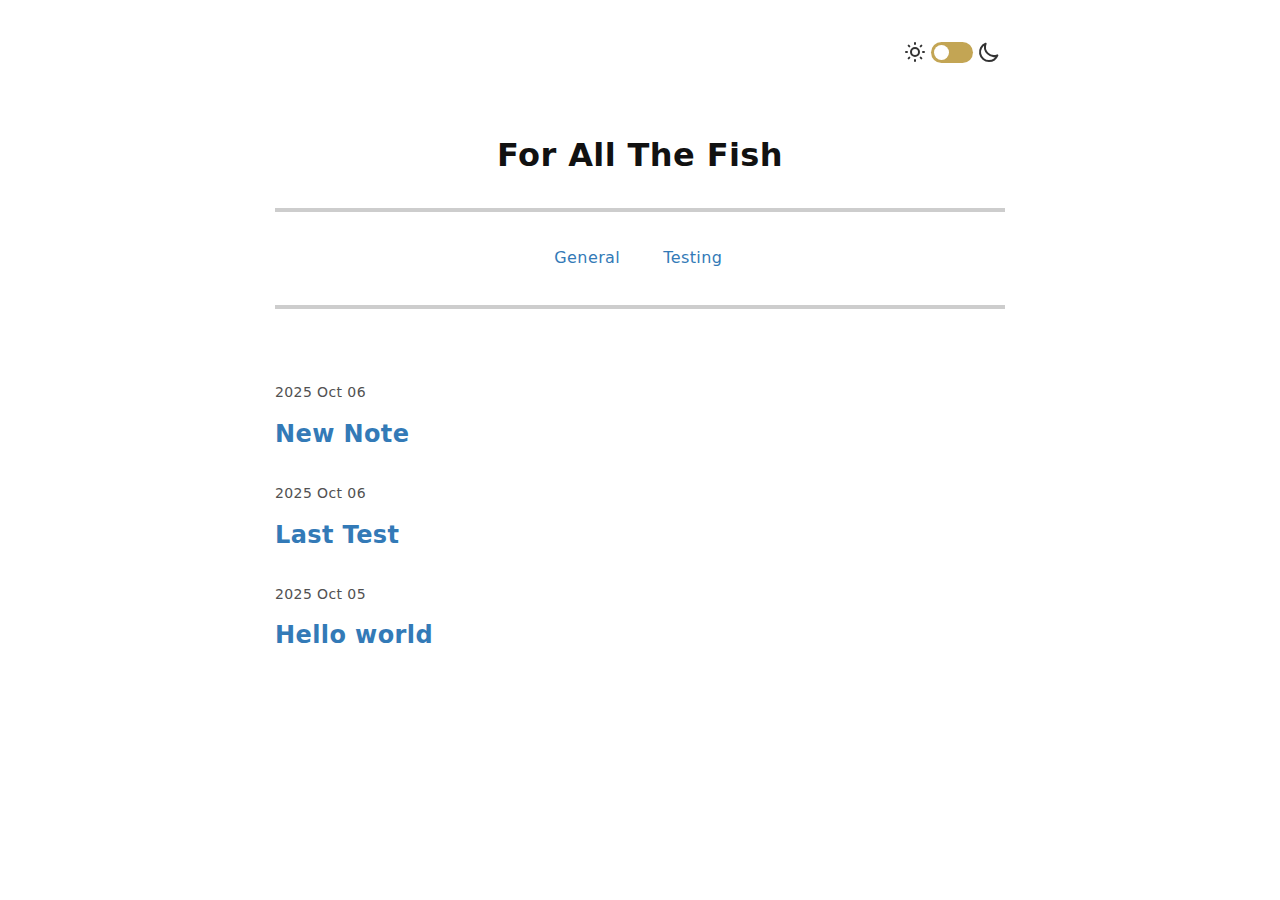
<file: index.html>
<!DOCTYPE html>
<html>
<meta charset="UTF-8">
<style>
@media (prefers-color-scheme: dark) {
    body {
        background-color: #1c1c1c;
        color: white;
    }
    .markdown-body table tr {
        background-color: #1c1c1c;
    }
    .markdown-body table tr:nth-child(2n) {
        background-color: black;
    }
}
</style>



<link rel="alternate" type="application/rss+xml" href="./feed.xml" title="For All The Fish">



<link rel="stylesheet" type="text/css" href="./css/main.css">

<script type="text/x-mathjax-config">
<script>
MathJax = {
  tex: {
    inlineMath: [['$', '$'], ['\(', '\)']]
  },
  svg: {
    fontCache: 'global',
  }
};
</script>
<script type="text/javascript" id="MathJax-script" async
  src="./scripts/tex-svg.js">
</script>

<style>
</style>

<div id="doc" class="container-fluid markdown-body comment-enabled" data-hard-breaks="true">

<div id="color-mode-switch">
  <svg xmlns="http://www.w3.org/2000/svg" class="h-6 w-6" fill="none" viewBox="0 0 24 24" stroke="currentColor" stroke-width="2">
    <path stroke-linecap="round" stroke-linejoin="round" d="M12 3v1m0 16v1m9-9h-1M4 12H3m15.364 6.364l-.707-.707M6.343 6.343l-.707-.707m12.728 0l-.707.707M6.343 17.657l-.707.707M16 12a4 4 0 11-8 0 4 4 0 018 0z" />
  </svg>
  <input type="checkbox" id="switch" />
  <label for="switch">Dark Mode Toggle</label>
  <svg xmlns="http://www.w3.org/2000/svg" class="h-6 w-6" fill="none" viewBox="0 0 24 24" stroke="currentColor" stroke-width="2">
    <path stroke-linecap="round" stroke-linejoin="round" d="M20.354 15.354A9 9 0 018.646 3.646 9.003 9.003 0 0012 21a9.003 9.003 0 008.354-5.646z" />
  </svg>
</div>

<script type="text/javascript">
  // Update root html class to set CSS colors
  const toggleDarkMode = () => {
    const root = document.querySelector('html');
    root.classList.toggle('dark');
  }

  // Update local storage value for colorScheme
  const toggleColorScheme = () => {
    const colorScheme = localStorage.getItem('colorScheme');
    if (colorScheme === 'light') localStorage.setItem('colorScheme', 'dark');
    else localStorage.setItem('colorScheme', 'light');
  }

  // Set toggle input handler
  const toggle = document.querySelector('#color-mode-switch input[type="checkbox"]');
  if (toggle) toggle.onclick = () => {
    toggleDarkMode();
    toggleColorScheme();
  }

  // Check for color scheme on init
  const checkColorScheme = () => {
    const colorScheme = localStorage.getItem('colorScheme');
    // Default to light for first view
    if (colorScheme === null || colorScheme === undefined) localStorage.setItem('colorScheme', 'light');
    // If previously saved to dark, toggle switch and update colors
    if (colorScheme === 'dark') {
      toggle.checked = true;
      toggleDarkMode();
    }
  }
  checkColorScheme();
</script>

<meta name="twitter:card" content="summary" />
<meta name="twitter:title" content="For All The Fish" />
<meta name="twitter:image" content="http://vitalik.ca/images/icon.png" />


<title> For All The Fish </title>
<br>
<center><h1 style="border-bottom:0px"> For All The Fish </h1></center>

<center><hr>
<span class="toc-category" style="font-size:100%"><a href="./categories/general.html">General</a></span>
<span class="toc-category" style="font-size:100%"><a href="./categories/testing.html">Testing</a></span>
<hr></center>

<br>
<ul class="post-list" style="padding-left:0">



<li>
    <span class="post-meta">2025 Oct 06</span>
    <h3 style="margin-top:12px">
      <a class="post-link" href="././posts/2025/10/06/new-note.html">New Note</a>
    </h3>
</li>



<li>
    <span class="post-meta">2025 Oct 06</span>
    <h3 style="margin-top:12px">
      <a class="post-link" href="././posts/2025/10/06/last-test.html">Last Test</a>
    </h3>
</li>



<li>
    <span class="post-meta">2025 Oct 05</span>
    <h3 style="margin-top:12px">
      <a class="post-link" href="././posts/2025/10/05/hello.html">Hello world</a>
    </h3>
</li>

 </ul>
</file>
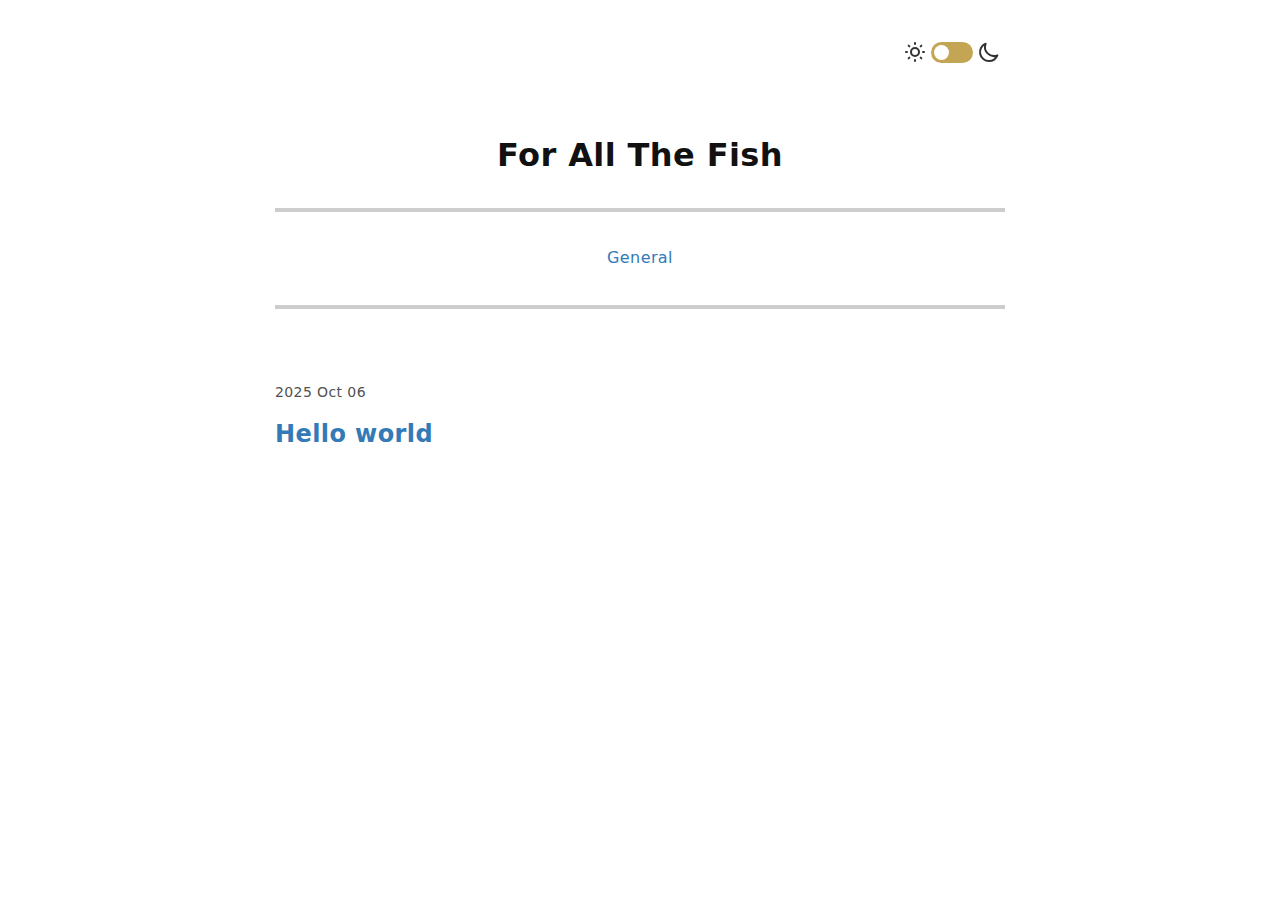
<file: docs/index.html>
<!DOCTYPE html>
<html>
<meta charset="UTF-8">
<style>
@media (prefers-color-scheme: dark) {
    body {
        background-color: #1c1c1c;
        color: white;
    }
    .markdown-body table tr {
        background-color: #1c1c1c;
    }
    .markdown-body table tr:nth-child(2n) {
        background-color: black;
    }
}
</style>



<link rel="alternate" type="application/rss+xml" href="./feed.xml" title="For All The Fish">



<link rel="stylesheet" type="text/css" href="./css/main.css">

<script type="text/x-mathjax-config">
<script>
MathJax = {
  tex: {
    inlineMath: [['$', '$'], ['\(', '\)']]
  },
  svg: {
    fontCache: 'global',
  }
};
</script>
<script type="text/javascript" id="MathJax-script" async
  src="./scripts/tex-svg.js">
</script>

<style>
</style>

<div id="doc" class="container-fluid markdown-body comment-enabled" data-hard-breaks="true">

<div id="color-mode-switch">
  <svg xmlns="http://www.w3.org/2000/svg" class="h-6 w-6" fill="none" viewBox="0 0 24 24" stroke="currentColor" stroke-width="2">
    <path stroke-linecap="round" stroke-linejoin="round" d="M12 3v1m0 16v1m9-9h-1M4 12H3m15.364 6.364l-.707-.707M6.343 6.343l-.707-.707m12.728 0l-.707.707M6.343 17.657l-.707.707M16 12a4 4 0 11-8 0 4 4 0 018 0z" />
  </svg>
  <input type="checkbox" id="switch" />
  <label for="switch">Dark Mode Toggle</label>
  <svg xmlns="http://www.w3.org/2000/svg" class="h-6 w-6" fill="none" viewBox="0 0 24 24" stroke="currentColor" stroke-width="2">
    <path stroke-linecap="round" stroke-linejoin="round" d="M20.354 15.354A9 9 0 018.646 3.646 9.003 9.003 0 0012 21a9.003 9.003 0 008.354-5.646z" />
  </svg>
</div>

<script type="text/javascript">
  // Update root html class to set CSS colors
  const toggleDarkMode = () => {
    const root = document.querySelector('html');
    root.classList.toggle('dark');
  }

  // Update local storage value for colorScheme
  const toggleColorScheme = () => {
    const colorScheme = localStorage.getItem('colorScheme');
    if (colorScheme === 'light') localStorage.setItem('colorScheme', 'dark');
    else localStorage.setItem('colorScheme', 'light');
  }

  // Set toggle input handler
  const toggle = document.querySelector('#color-mode-switch input[type="checkbox"]');
  if (toggle) toggle.onclick = () => {
    toggleDarkMode();
    toggleColorScheme();
  }

  // Check for color scheme on init
  const checkColorScheme = () => {
    const colorScheme = localStorage.getItem('colorScheme');
    // Default to light for first view
    if (colorScheme === null || colorScheme === undefined) localStorage.setItem('colorScheme', 'light');
    // If previously saved to dark, toggle switch and update colors
    if (colorScheme === 'dark') {
      toggle.checked = true;
      toggleDarkMode();
    }
  }
  checkColorScheme();
</script>

<meta name="twitter:card" content="summary" />
<meta name="twitter:title" content="For All The Fish" />
<meta name="twitter:image" content="http://vitalik.ca/images/icon.png" />


<title> For All The Fish </title>
<br>
<center><h1 style="border-bottom:0px"> For All The Fish </h1></center>

<center><hr>
<span class="toc-category" style="font-size:100%"><a href="./categories/general.html">General</a></span>
<hr></center>

<br>
<ul class="post-list" style="padding-left:0">



<li>
    <span class="post-meta">2025 Oct 06</span>
    <h3 style="margin-top:12px">
      <a class="post-link" href="././posts/2025/10/06/hello.html">Hello world</a>
    </h3>
</li>

 </ul>
</file>
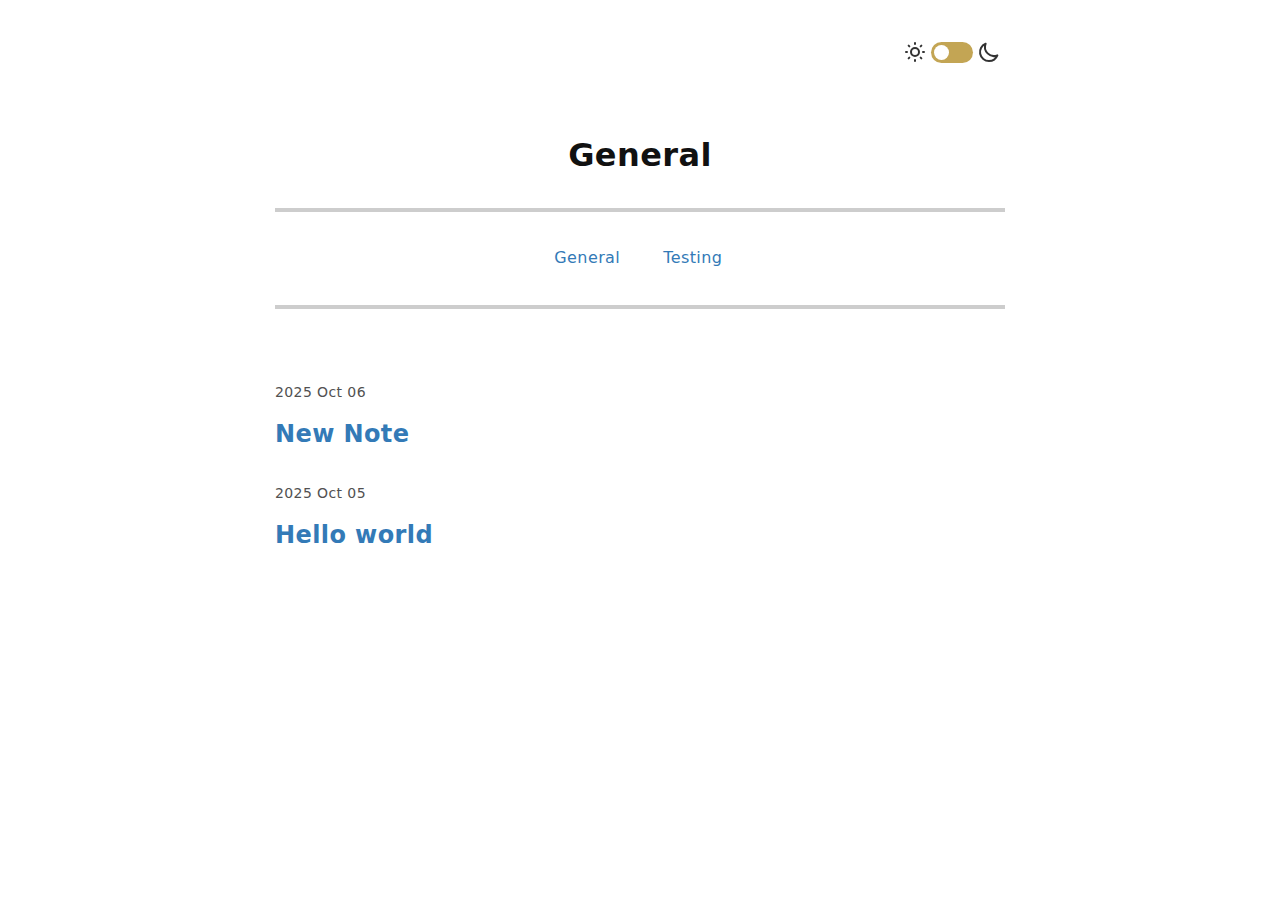
<file: categories/general.html>
<!DOCTYPE html>
<html>
<meta charset="UTF-8">
<style>
@media (prefers-color-scheme: dark) {
    body {
        background-color: #1c1c1c;
        color: white;
    }
    .markdown-body table tr {
        background-color: #1c1c1c;
    }
    .markdown-body table tr:nth-child(2n) {
        background-color: black;
    }
}
</style>



<link rel="alternate" type="application/rss+xml" href="../feed.xml" title="General">



<link rel="stylesheet" type="text/css" href="../css/main.css">

<script type="text/x-mathjax-config">
<script>
MathJax = {
  tex: {
    inlineMath: [['$', '$'], ['\(', '\)']]
  },
  svg: {
    fontCache: 'global',
  }
};
</script>
<script type="text/javascript" id="MathJax-script" async
  src="../scripts/tex-svg.js">
</script>

<style>
</style>

<div id="doc" class="container-fluid markdown-body comment-enabled" data-hard-breaks="true">

<div id="color-mode-switch">
  <svg xmlns="http://www.w3.org/2000/svg" class="h-6 w-6" fill="none" viewBox="0 0 24 24" stroke="currentColor" stroke-width="2">
    <path stroke-linecap="round" stroke-linejoin="round" d="M12 3v1m0 16v1m9-9h-1M4 12H3m15.364 6.364l-.707-.707M6.343 6.343l-.707-.707m12.728 0l-.707.707M6.343 17.657l-.707.707M16 12a4 4 0 11-8 0 4 4 0 018 0z" />
  </svg>
  <input type="checkbox" id="switch" />
  <label for="switch">Dark Mode Toggle</label>
  <svg xmlns="http://www.w3.org/2000/svg" class="h-6 w-6" fill="none" viewBox="0 0 24 24" stroke="currentColor" stroke-width="2">
    <path stroke-linecap="round" stroke-linejoin="round" d="M20.354 15.354A9 9 0 018.646 3.646 9.003 9.003 0 0012 21a9.003 9.003 0 008.354-5.646z" />
  </svg>
</div>

<script type="text/javascript">
  // Update root html class to set CSS colors
  const toggleDarkMode = () => {
    const root = document.querySelector('html');
    root.classList.toggle('dark');
  }

  // Update local storage value for colorScheme
  const toggleColorScheme = () => {
    const colorScheme = localStorage.getItem('colorScheme');
    if (colorScheme === 'light') localStorage.setItem('colorScheme', 'dark');
    else localStorage.setItem('colorScheme', 'light');
  }

  // Set toggle input handler
  const toggle = document.querySelector('#color-mode-switch input[type="checkbox"]');
  if (toggle) toggle.onclick = () => {
    toggleDarkMode();
    toggleColorScheme();
  }

  // Check for color scheme on init
  const checkColorScheme = () => {
    const colorScheme = localStorage.getItem('colorScheme');
    // Default to light for first view
    if (colorScheme === null || colorScheme === undefined) localStorage.setItem('colorScheme', 'light');
    // If previously saved to dark, toggle switch and update colors
    if (colorScheme === 'dark') {
      toggle.checked = true;
      toggleDarkMode();
    }
  }
  checkColorScheme();
</script>

<meta name="twitter:card" content="summary" />
<meta name="twitter:title" content="General" />
<meta name="twitter:image" content="http://vitalik.ca/images/icon.png" />


<title> General </title>
<br>
<center><h1 style="border-bottom:0px"> General </h1></center>

<center><hr>
<span class="toc-category" style="font-size:100%"><a href="../categories/general.html">General</a></span>
<span class="toc-category" style="font-size:100%"><a href="../categories/testing.html">Testing</a></span>
<hr></center>

<br>
<ul class="post-list" style="padding-left:0">



<li>
    <span class="post-meta">2025 Oct 06</span>
    <h3 style="margin-top:12px">
      <a class="post-link" href=".././posts/2025/10/06/new-note.html">New Note</a>
    </h3>
</li>



<li>
    <span class="post-meta">2025 Oct 05</span>
    <h3 style="margin-top:12px">
      <a class="post-link" href=".././posts/2025/10/05/hello.html">Hello world</a>
    </h3>
</li>

 </ul>
</file>
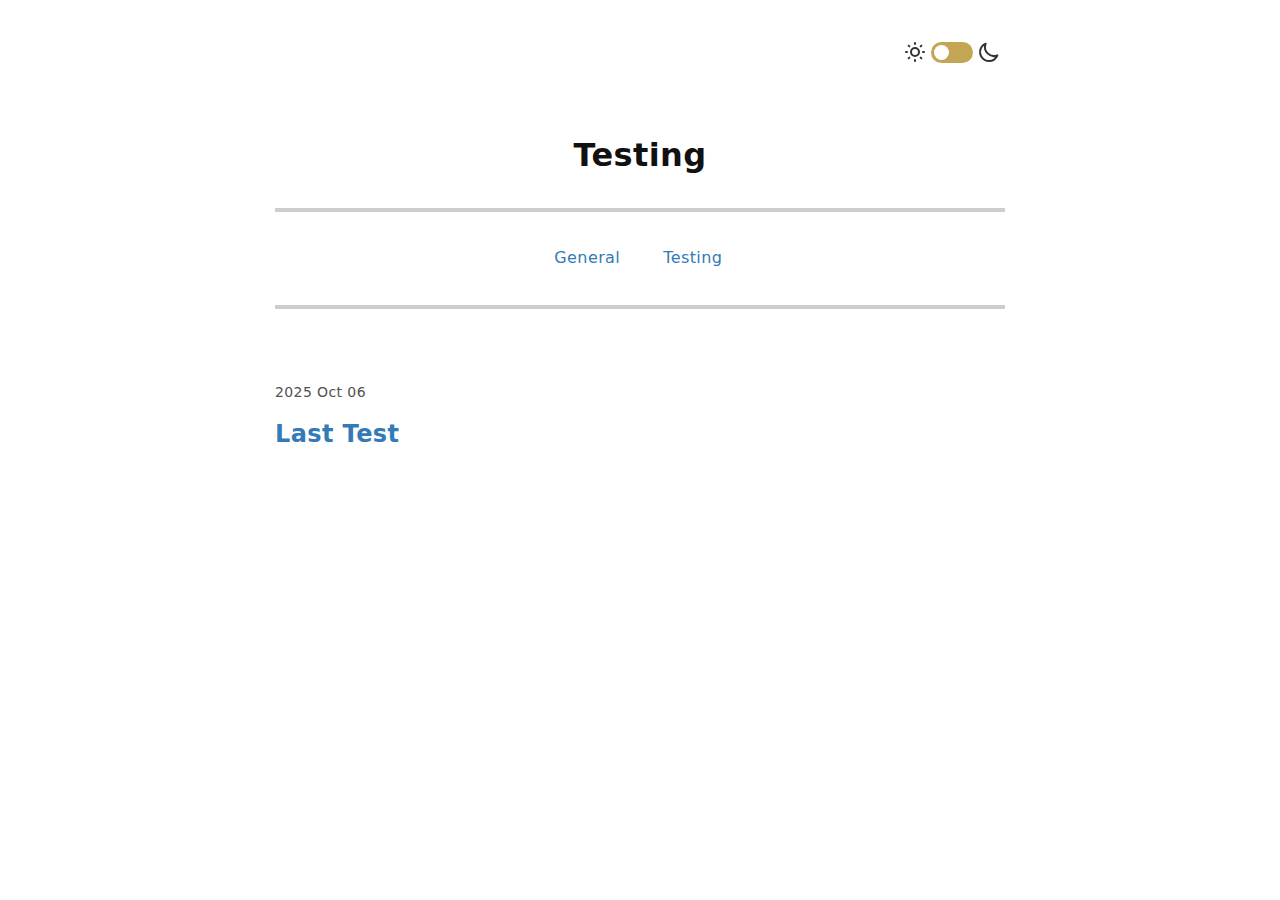
<file: categories/testing.html>
<!DOCTYPE html>
<html>
<meta charset="UTF-8">
<style>
@media (prefers-color-scheme: dark) {
    body {
        background-color: #1c1c1c;
        color: white;
    }
    .markdown-body table tr {
        background-color: #1c1c1c;
    }
    .markdown-body table tr:nth-child(2n) {
        background-color: black;
    }
}
</style>



<link rel="alternate" type="application/rss+xml" href="../feed.xml" title="Testing">



<link rel="stylesheet" type="text/css" href="../css/main.css">

<script type="text/x-mathjax-config">
<script>
MathJax = {
  tex: {
    inlineMath: [['$', '$'], ['\(', '\)']]
  },
  svg: {
    fontCache: 'global',
  }
};
</script>
<script type="text/javascript" id="MathJax-script" async
  src="../scripts/tex-svg.js">
</script>

<style>
</style>

<div id="doc" class="container-fluid markdown-body comment-enabled" data-hard-breaks="true">

<div id="color-mode-switch">
  <svg xmlns="http://www.w3.org/2000/svg" class="h-6 w-6" fill="none" viewBox="0 0 24 24" stroke="currentColor" stroke-width="2">
    <path stroke-linecap="round" stroke-linejoin="round" d="M12 3v1m0 16v1m9-9h-1M4 12H3m15.364 6.364l-.707-.707M6.343 6.343l-.707-.707m12.728 0l-.707.707M6.343 17.657l-.707.707M16 12a4 4 0 11-8 0 4 4 0 018 0z" />
  </svg>
  <input type="checkbox" id="switch" />
  <label for="switch">Dark Mode Toggle</label>
  <svg xmlns="http://www.w3.org/2000/svg" class="h-6 w-6" fill="none" viewBox="0 0 24 24" stroke="currentColor" stroke-width="2">
    <path stroke-linecap="round" stroke-linejoin="round" d="M20.354 15.354A9 9 0 018.646 3.646 9.003 9.003 0 0012 21a9.003 9.003 0 008.354-5.646z" />
  </svg>
</div>

<script type="text/javascript">
  // Update root html class to set CSS colors
  const toggleDarkMode = () => {
    const root = document.querySelector('html');
    root.classList.toggle('dark');
  }

  // Update local storage value for colorScheme
  const toggleColorScheme = () => {
    const colorScheme = localStorage.getItem('colorScheme');
    if (colorScheme === 'light') localStorage.setItem('colorScheme', 'dark');
    else localStorage.setItem('colorScheme', 'light');
  }

  // Set toggle input handler
  const toggle = document.querySelector('#color-mode-switch input[type="checkbox"]');
  if (toggle) toggle.onclick = () => {
    toggleDarkMode();
    toggleColorScheme();
  }

  // Check for color scheme on init
  const checkColorScheme = () => {
    const colorScheme = localStorage.getItem('colorScheme');
    // Default to light for first view
    if (colorScheme === null || colorScheme === undefined) localStorage.setItem('colorScheme', 'light');
    // If previously saved to dark, toggle switch and update colors
    if (colorScheme === 'dark') {
      toggle.checked = true;
      toggleDarkMode();
    }
  }
  checkColorScheme();
</script>

<meta name="twitter:card" content="summary" />
<meta name="twitter:title" content="Testing" />
<meta name="twitter:image" content="http://vitalik.ca/images/icon.png" />


<title> Testing </title>
<br>
<center><h1 style="border-bottom:0px"> Testing </h1></center>

<center><hr>
<span class="toc-category" style="font-size:100%"><a href="../categories/general.html">General</a></span>
<span class="toc-category" style="font-size:100%"><a href="../categories/testing.html">Testing</a></span>
<hr></center>

<br>
<ul class="post-list" style="padding-left:0">



<li>
    <span class="post-meta">2025 Oct 06</span>
    <h3 style="margin-top:12px">
      <a class="post-link" href=".././posts/2025/10/06/last-test.html">Last Test</a>
    </h3>
</li>

 </ul>
</file>
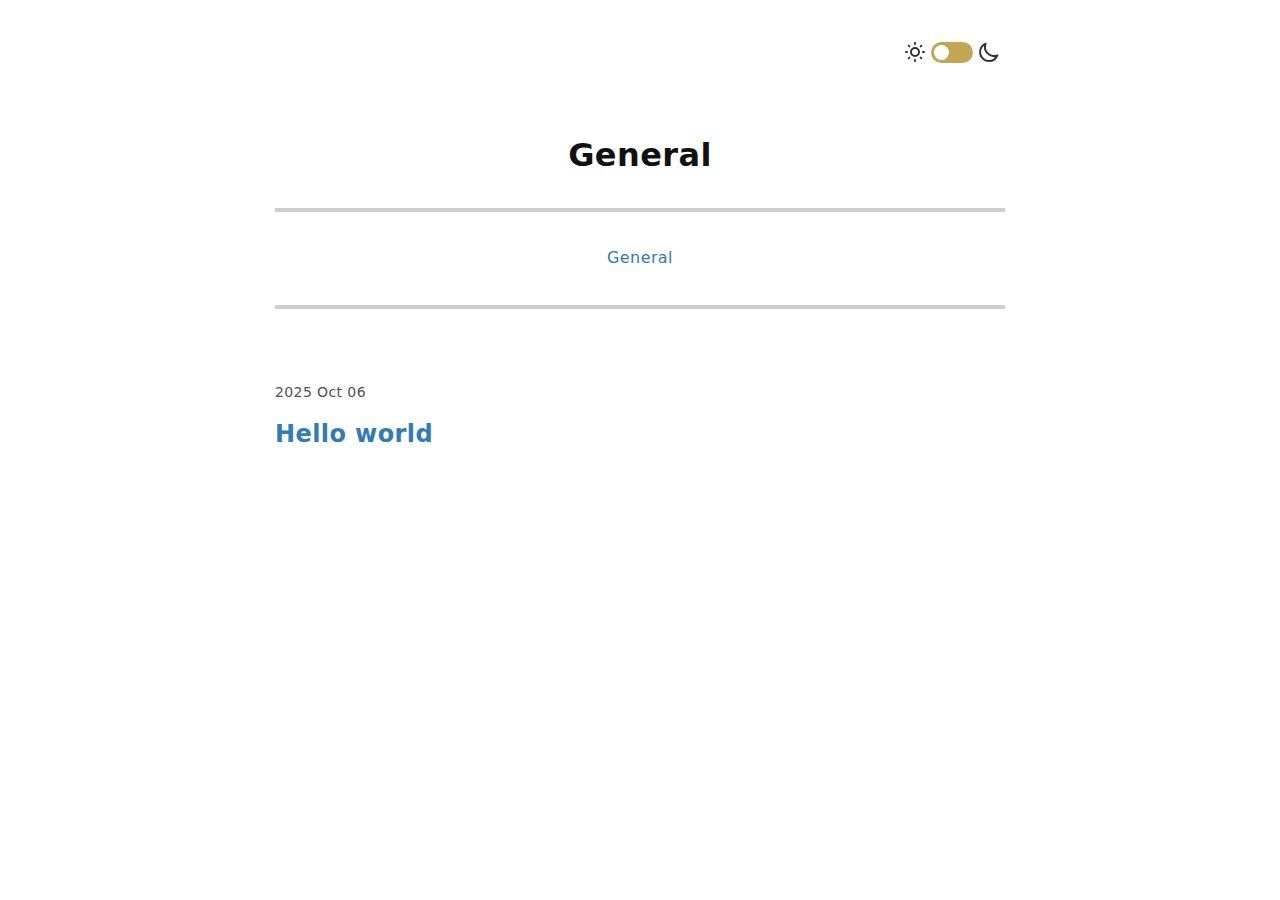
<file: docs/categories/general.html>
<!DOCTYPE html>
<html>
<meta charset="UTF-8">
<style>
@media (prefers-color-scheme: dark) {
    body {
        background-color: #1c1c1c;
        color: white;
    }
    .markdown-body table tr {
        background-color: #1c1c1c;
    }
    .markdown-body table tr:nth-child(2n) {
        background-color: black;
    }
}
</style>



<link rel="alternate" type="application/rss+xml" href="../feed.xml" title="General">



<link rel="stylesheet" type="text/css" href="../css/main.css">

<script type="text/x-mathjax-config">
<script>
MathJax = {
  tex: {
    inlineMath: [['$', '$'], ['\(', '\)']]
  },
  svg: {
    fontCache: 'global',
  }
};
</script>
<script type="text/javascript" id="MathJax-script" async
  src="../scripts/tex-svg.js">
</script>

<style>
</style>

<div id="doc" class="container-fluid markdown-body comment-enabled" data-hard-breaks="true">

<div id="color-mode-switch">
  <svg xmlns="http://www.w3.org/2000/svg" class="h-6 w-6" fill="none" viewBox="0 0 24 24" stroke="currentColor" stroke-width="2">
    <path stroke-linecap="round" stroke-linejoin="round" d="M12 3v1m0 16v1m9-9h-1M4 12H3m15.364 6.364l-.707-.707M6.343 6.343l-.707-.707m12.728 0l-.707.707M6.343 17.657l-.707.707M16 12a4 4 0 11-8 0 4 4 0 018 0z" />
  </svg>
  <input type="checkbox" id="switch" />
  <label for="switch">Dark Mode Toggle</label>
  <svg xmlns="http://www.w3.org/2000/svg" class="h-6 w-6" fill="none" viewBox="0 0 24 24" stroke="currentColor" stroke-width="2">
    <path stroke-linecap="round" stroke-linejoin="round" d="M20.354 15.354A9 9 0 018.646 3.646 9.003 9.003 0 0012 21a9.003 9.003 0 008.354-5.646z" />
  </svg>
</div>

<script type="text/javascript">
  // Update root html class to set CSS colors
  const toggleDarkMode = () => {
    const root = document.querySelector('html');
    root.classList.toggle('dark');
  }

  // Update local storage value for colorScheme
  const toggleColorScheme = () => {
    const colorScheme = localStorage.getItem('colorScheme');
    if (colorScheme === 'light') localStorage.setItem('colorScheme', 'dark');
    else localStorage.setItem('colorScheme', 'light');
  }

  // Set toggle input handler
  const toggle = document.querySelector('#color-mode-switch input[type="checkbox"]');
  if (toggle) toggle.onclick = () => {
    toggleDarkMode();
    toggleColorScheme();
  }

  // Check for color scheme on init
  const checkColorScheme = () => {
    const colorScheme = localStorage.getItem('colorScheme');
    // Default to light for first view
    if (colorScheme === null || colorScheme === undefined) localStorage.setItem('colorScheme', 'light');
    // If previously saved to dark, toggle switch and update colors
    if (colorScheme === 'dark') {
      toggle.checked = true;
      toggleDarkMode();
    }
  }
  checkColorScheme();
</script>

<meta name="twitter:card" content="summary" />
<meta name="twitter:title" content="General" />
<meta name="twitter:image" content="http://vitalik.ca/images/icon.png" />


<title> General </title>
<br>
<center><h1 style="border-bottom:0px"> General </h1></center>

<center><hr>
<span class="toc-category" style="font-size:100%"><a href="../categories/general.html">General</a></span>
<hr></center>

<br>
<ul class="post-list" style="padding-left:0">



<li>
    <span class="post-meta">2025 Oct 06</span>
    <h3 style="margin-top:12px">
      <a class="post-link" href=".././posts/2025/10/06/hello.html">Hello world</a>
    </h3>
</li>

 </ul>
</file>
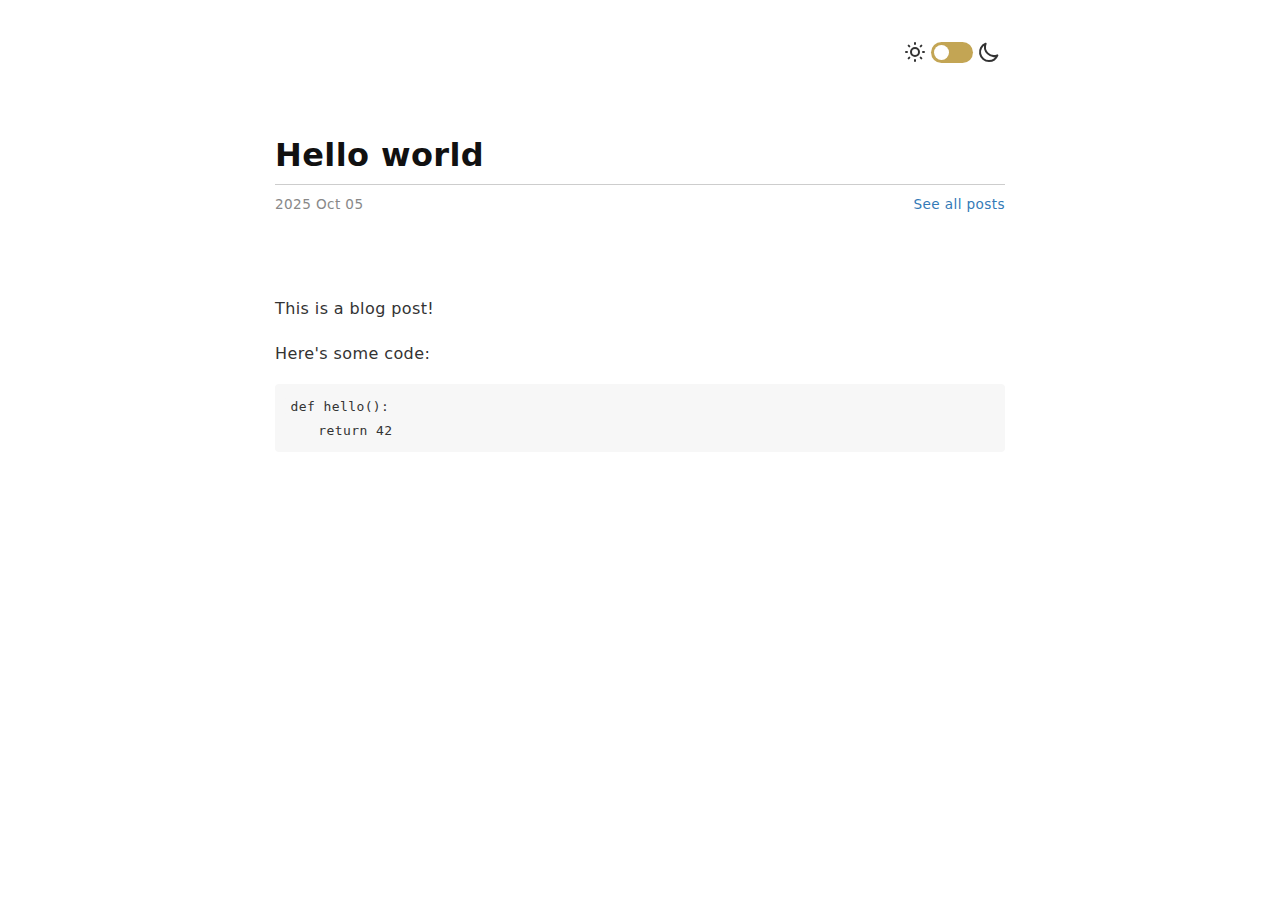
<file: posts/2025/10/05/hello.html>
<!DOCTYPE html>
<html>
<meta charset="UTF-8">
<style>
@media (prefers-color-scheme: dark) {
    body {
        background-color: #1c1c1c;
        color: white;
    }
    .markdown-body table tr {
        background-color: #1c1c1c;
    }
    .markdown-body table tr:nth-child(2n) {
        background-color: black;
    }
}
</style>



<link rel="alternate" type="application/rss+xml" href="../../../../feed.xml" title="Hello world">



<link rel="stylesheet" type="text/css" href="../../../../css/main.css">

<script type="text/x-mathjax-config">
<script>
MathJax = {
  tex: {
    inlineMath: [['$', '$'], ['\(', '\)']]
  },
  svg: {
    fontCache: 'global',
  }
};
</script>
<script type="text/javascript" id="MathJax-script" async
  src="../../../../scripts/tex-svg.js">
</script>

<style>
</style>

<div id="doc" class="container-fluid markdown-body comment-enabled" data-hard-breaks="true">

<div id="color-mode-switch">
  <svg xmlns="http://www.w3.org/2000/svg" class="h-6 w-6" fill="none" viewBox="0 0 24 24" stroke="currentColor" stroke-width="2">
    <path stroke-linecap="round" stroke-linejoin="round" d="M12 3v1m0 16v1m9-9h-1M4 12H3m15.364 6.364l-.707-.707M6.343 6.343l-.707-.707m12.728 0l-.707.707M6.343 17.657l-.707.707M16 12a4 4 0 11-8 0 4 4 0 018 0z" />
  </svg>
  <input type="checkbox" id="switch" />
  <label for="switch">Dark Mode Toggle</label>
  <svg xmlns="http://www.w3.org/2000/svg" class="h-6 w-6" fill="none" viewBox="0 0 24 24" stroke="currentColor" stroke-width="2">
    <path stroke-linecap="round" stroke-linejoin="round" d="M20.354 15.354A9 9 0 018.646 3.646 9.003 9.003 0 0012 21a9.003 9.003 0 008.354-5.646z" />
  </svg>
</div>

<script type="text/javascript">
  // Update root html class to set CSS colors
  const toggleDarkMode = () => {
    const root = document.querySelector('html');
    root.classList.toggle('dark');
  }

  // Update local storage value for colorScheme
  const toggleColorScheme = () => {
    const colorScheme = localStorage.getItem('colorScheme');
    if (colorScheme === 'light') localStorage.setItem('colorScheme', 'dark');
    else localStorage.setItem('colorScheme', 'light');
  }

  // Set toggle input handler
  const toggle = document.querySelector('#color-mode-switch input[type="checkbox"]');
  if (toggle) toggle.onclick = () => {
    toggleDarkMode();
    toggleColorScheme();
  }

  // Check for color scheme on init
  const checkColorScheme = () => {
    const colorScheme = localStorage.getItem('colorScheme');
    // Default to light for first view
    if (colorScheme === null || colorScheme === undefined) localStorage.setItem('colorScheme', 'light');
    // If previously saved to dark, toggle switch and update colors
    if (colorScheme === 'dark') {
      toggle.checked = true;
      toggleDarkMode();
    }
  }
  checkColorScheme();
</script>

<meta name="twitter:card" content="summary" />
<meta name="twitter:title" content="Hello world" />
<meta name="twitter:image" content="http://vitalik.ca/images/icon.png" />


<br>
<h1 style="margin-bottom:7px"> Hello world </h1>
<small style="float:left; color: #888"> 2025 Oct 05 </small>
<small style="float:right; color: #888"><a href="../../../../index.html">See all posts</a></small>
<br> <br> <br>
<title> Hello world </title>

<p>This is a blog post!</p>
<p>Here's some code:</p>
<div class="sourceCode" id="cb1"><pre
class="sourceCode python"><code class="sourceCode python"><span id="cb1-1"><a href="#cb1-1" aria-hidden="true" tabindex="-1"></a><span class="kw">def</span> hello():</span>
<span id="cb1-2"><a href="#cb1-2" aria-hidden="true" tabindex="-1"></a>    <span class="cf">return</span> <span class="dv">42</span></span></code></pre></div>
 </div>
</file>
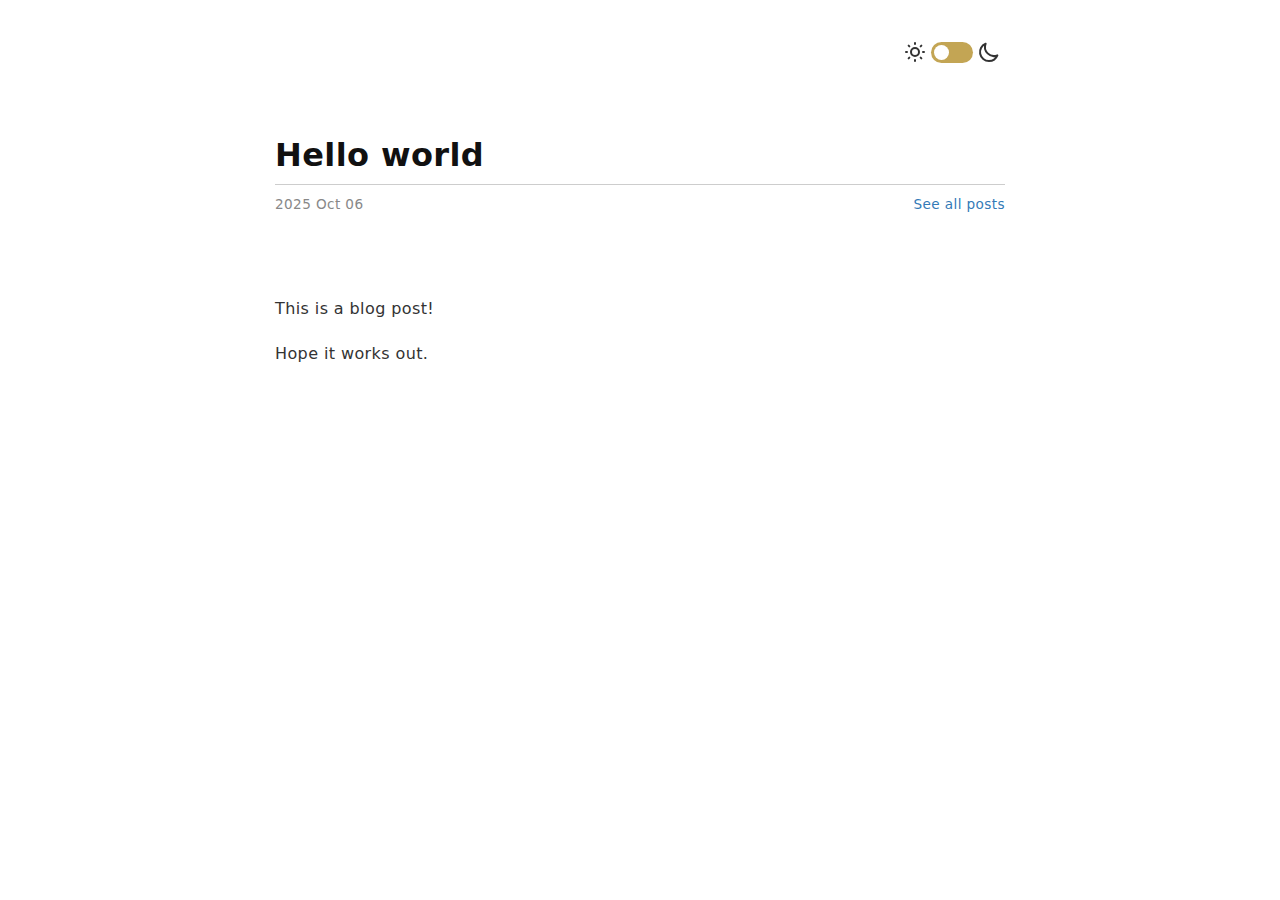
<file: posts/2025/10/06/hello.html>
<!DOCTYPE html>
<html>
<meta charset="UTF-8">
<style>
@media (prefers-color-scheme: dark) {
    body {
        background-color: #1c1c1c;
        color: white;
    }
    .markdown-body table tr {
        background-color: #1c1c1c;
    }
    .markdown-body table tr:nth-child(2n) {
        background-color: black;
    }
}
</style>



<link rel="alternate" type="application/rss+xml" href="../../../../feed.xml" title="Hello world">



<link rel="stylesheet" type="text/css" href="../../../../css/main.css">

<script type="text/x-mathjax-config">
<script>
MathJax = {
  tex: {
    inlineMath: [['$', '$'], ['\(', '\)']]
  },
  svg: {
    fontCache: 'global',
  }
};
</script>
<script type="text/javascript" id="MathJax-script" async
  src="../../../../scripts/tex-svg.js">
</script>

<style>
</style>

<div id="doc" class="container-fluid markdown-body comment-enabled" data-hard-breaks="true">

<div id="color-mode-switch">
  <svg xmlns="http://www.w3.org/2000/svg" class="h-6 w-6" fill="none" viewBox="0 0 24 24" stroke="currentColor" stroke-width="2">
    <path stroke-linecap="round" stroke-linejoin="round" d="M12 3v1m0 16v1m9-9h-1M4 12H3m15.364 6.364l-.707-.707M6.343 6.343l-.707-.707m12.728 0l-.707.707M6.343 17.657l-.707.707M16 12a4 4 0 11-8 0 4 4 0 018 0z" />
  </svg>
  <input type="checkbox" id="switch" />
  <label for="switch">Dark Mode Toggle</label>
  <svg xmlns="http://www.w3.org/2000/svg" class="h-6 w-6" fill="none" viewBox="0 0 24 24" stroke="currentColor" stroke-width="2">
    <path stroke-linecap="round" stroke-linejoin="round" d="M20.354 15.354A9 9 0 018.646 3.646 9.003 9.003 0 0012 21a9.003 9.003 0 008.354-5.646z" />
  </svg>
</div>

<script type="text/javascript">
  // Update root html class to set CSS colors
  const toggleDarkMode = () => {
    const root = document.querySelector('html');
    root.classList.toggle('dark');
  }

  // Update local storage value for colorScheme
  const toggleColorScheme = () => {
    const colorScheme = localStorage.getItem('colorScheme');
    if (colorScheme === 'light') localStorage.setItem('colorScheme', 'dark');
    else localStorage.setItem('colorScheme', 'light');
  }

  // Set toggle input handler
  const toggle = document.querySelector('#color-mode-switch input[type="checkbox"]');
  if (toggle) toggle.onclick = () => {
    toggleDarkMode();
    toggleColorScheme();
  }

  // Check for color scheme on init
  const checkColorScheme = () => {
    const colorScheme = localStorage.getItem('colorScheme');
    // Default to light for first view
    if (colorScheme === null || colorScheme === undefined) localStorage.setItem('colorScheme', 'light');
    // If previously saved to dark, toggle switch and update colors
    if (colorScheme === 'dark') {
      toggle.checked = true;
      toggleDarkMode();
    }
  }
  checkColorScheme();
</script>

<meta name="twitter:card" content="summary" />
<meta name="twitter:title" content="Hello world" />
<meta name="twitter:image" content="http://vitalik.ca/images/icon.png" />


<br>
<h1 style="margin-bottom:7px"> Hello world </h1>
<small style="float:left; color: #888"> 2025 Oct 06 </small>
<small style="float:right; color: #888"><a href="../../../../index.html">See all posts</a></small>
<br> <br> <br>
<title> Hello world </title>

<p>This is a blog post!</p>
<p>Hope it works out.</p>
 </div>
</file>
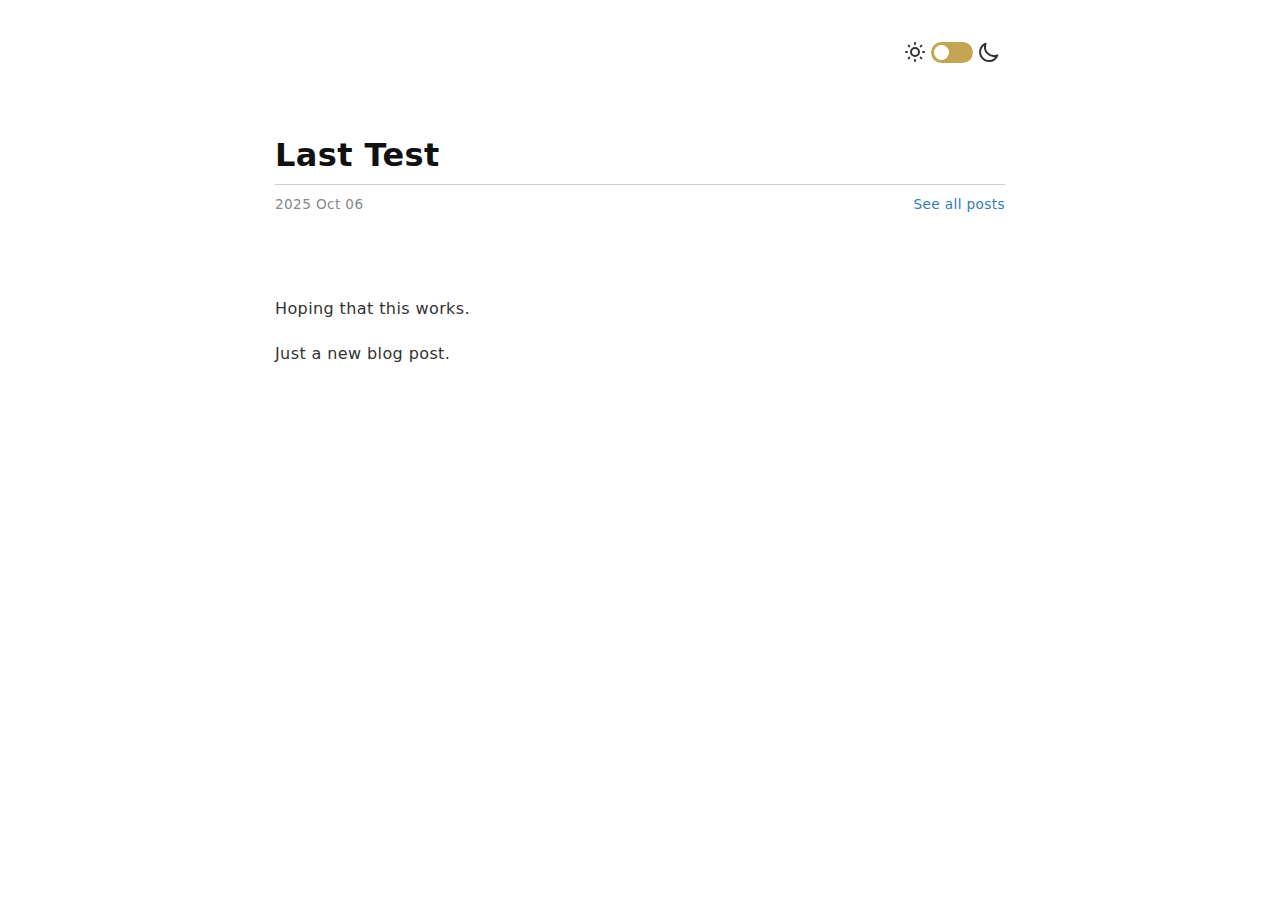
<file: posts/2025/10/06/last-test.html>
<!DOCTYPE html>
<html>
<meta charset="UTF-8">
<style>
@media (prefers-color-scheme: dark) {
    body {
        background-color: #1c1c1c;
        color: white;
    }
    .markdown-body table tr {
        background-color: #1c1c1c;
    }
    .markdown-body table tr:nth-child(2n) {
        background-color: black;
    }
}
</style>



<link rel="alternate" type="application/rss+xml" href="../../../../feed.xml" title="Last Test">



<link rel="stylesheet" type="text/css" href="../../../../css/main.css">

<script type="text/x-mathjax-config">
<script>
MathJax = {
  tex: {
    inlineMath: [['$', '$'], ['\(', '\)']]
  },
  svg: {
    fontCache: 'global',
  }
};
</script>
<script type="text/javascript" id="MathJax-script" async
  src="../../../../scripts/tex-svg.js">
</script>

<style>
</style>

<div id="doc" class="container-fluid markdown-body comment-enabled" data-hard-breaks="true">

<div id="color-mode-switch">
  <svg xmlns="http://www.w3.org/2000/svg" class="h-6 w-6" fill="none" viewBox="0 0 24 24" stroke="currentColor" stroke-width="2">
    <path stroke-linecap="round" stroke-linejoin="round" d="M12 3v1m0 16v1m9-9h-1M4 12H3m15.364 6.364l-.707-.707M6.343 6.343l-.707-.707m12.728 0l-.707.707M6.343 17.657l-.707.707M16 12a4 4 0 11-8 0 4 4 0 018 0z" />
  </svg>
  <input type="checkbox" id="switch" />
  <label for="switch">Dark Mode Toggle</label>
  <svg xmlns="http://www.w3.org/2000/svg" class="h-6 w-6" fill="none" viewBox="0 0 24 24" stroke="currentColor" stroke-width="2">
    <path stroke-linecap="round" stroke-linejoin="round" d="M20.354 15.354A9 9 0 018.646 3.646 9.003 9.003 0 0012 21a9.003 9.003 0 008.354-5.646z" />
  </svg>
</div>

<script type="text/javascript">
  // Update root html class to set CSS colors
  const toggleDarkMode = () => {
    const root = document.querySelector('html');
    root.classList.toggle('dark');
  }

  // Update local storage value for colorScheme
  const toggleColorScheme = () => {
    const colorScheme = localStorage.getItem('colorScheme');
    if (colorScheme === 'light') localStorage.setItem('colorScheme', 'dark');
    else localStorage.setItem('colorScheme', 'light');
  }

  // Set toggle input handler
  const toggle = document.querySelector('#color-mode-switch input[type="checkbox"]');
  if (toggle) toggle.onclick = () => {
    toggleDarkMode();
    toggleColorScheme();
  }

  // Check for color scheme on init
  const checkColorScheme = () => {
    const colorScheme = localStorage.getItem('colorScheme');
    // Default to light for first view
    if (colorScheme === null || colorScheme === undefined) localStorage.setItem('colorScheme', 'light');
    // If previously saved to dark, toggle switch and update colors
    if (colorScheme === 'dark') {
      toggle.checked = true;
      toggleDarkMode();
    }
  }
  checkColorScheme();
</script>

<meta name="twitter:card" content="summary" />
<meta name="twitter:title" content="Last Test" />
<meta name="twitter:image" content="http://vitalik.ca/images/icon.png" />


<br>
<h1 style="margin-bottom:7px"> Last Test </h1>
<small style="float:left; color: #888"> 2025 Oct 06 </small>
<small style="float:right; color: #888"><a href="../../../../index.html">See all posts</a></small>
<br> <br> <br>
<title> Last Test </title>

<p>Hoping that this works.</p>
<p>Just a new blog post.</p>
 </div>
</file>
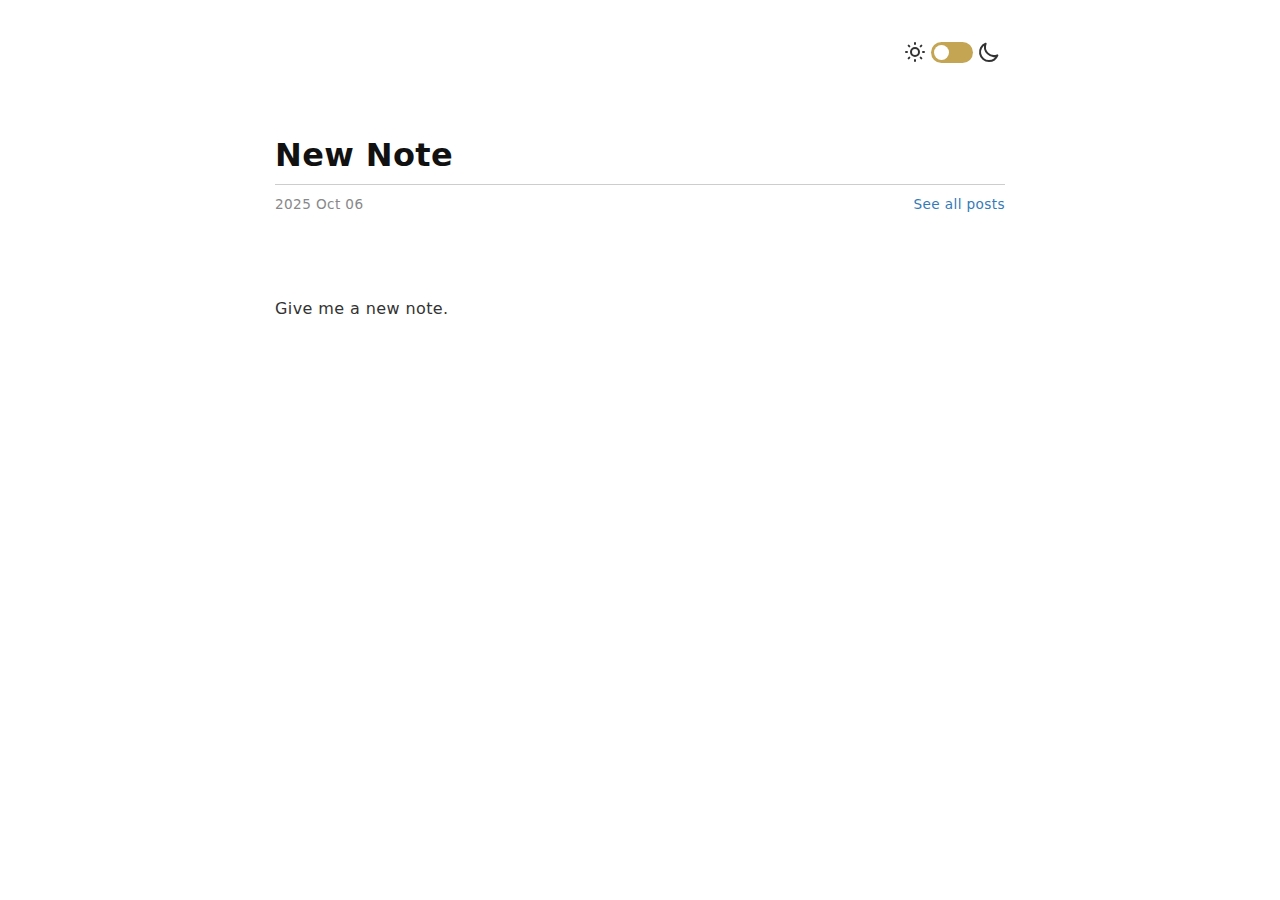
<file: posts/2025/10/06/new-note.html>
<!DOCTYPE html>
<html>
<meta charset="UTF-8">
<style>
@media (prefers-color-scheme: dark) {
    body {
        background-color: #1c1c1c;
        color: white;
    }
    .markdown-body table tr {
        background-color: #1c1c1c;
    }
    .markdown-body table tr:nth-child(2n) {
        background-color: black;
    }
}
</style>



<link rel="alternate" type="application/rss+xml" href="../../../../feed.xml" title="New Note">



<link rel="stylesheet" type="text/css" href="../../../../css/main.css">

<script type="text/x-mathjax-config">
<script>
MathJax = {
  tex: {
    inlineMath: [['$', '$'], ['\(', '\)']]
  },
  svg: {
    fontCache: 'global',
  }
};
</script>
<script type="text/javascript" id="MathJax-script" async
  src="../../../../scripts/tex-svg.js">
</script>

<style>
</style>

<div id="doc" class="container-fluid markdown-body comment-enabled" data-hard-breaks="true">

<div id="color-mode-switch">
  <svg xmlns="http://www.w3.org/2000/svg" class="h-6 w-6" fill="none" viewBox="0 0 24 24" stroke="currentColor" stroke-width="2">
    <path stroke-linecap="round" stroke-linejoin="round" d="M12 3v1m0 16v1m9-9h-1M4 12H3m15.364 6.364l-.707-.707M6.343 6.343l-.707-.707m12.728 0l-.707.707M6.343 17.657l-.707.707M16 12a4 4 0 11-8 0 4 4 0 018 0z" />
  </svg>
  <input type="checkbox" id="switch" />
  <label for="switch">Dark Mode Toggle</label>
  <svg xmlns="http://www.w3.org/2000/svg" class="h-6 w-6" fill="none" viewBox="0 0 24 24" stroke="currentColor" stroke-width="2">
    <path stroke-linecap="round" stroke-linejoin="round" d="M20.354 15.354A9 9 0 018.646 3.646 9.003 9.003 0 0012 21a9.003 9.003 0 008.354-5.646z" />
  </svg>
</div>

<script type="text/javascript">
  // Update root html class to set CSS colors
  const toggleDarkMode = () => {
    const root = document.querySelector('html');
    root.classList.toggle('dark');
  }

  // Update local storage value for colorScheme
  const toggleColorScheme = () => {
    const colorScheme = localStorage.getItem('colorScheme');
    if (colorScheme === 'light') localStorage.setItem('colorScheme', 'dark');
    else localStorage.setItem('colorScheme', 'light');
  }

  // Set toggle input handler
  const toggle = document.querySelector('#color-mode-switch input[type="checkbox"]');
  if (toggle) toggle.onclick = () => {
    toggleDarkMode();
    toggleColorScheme();
  }

  // Check for color scheme on init
  const checkColorScheme = () => {
    const colorScheme = localStorage.getItem('colorScheme');
    // Default to light for first view
    if (colorScheme === null || colorScheme === undefined) localStorage.setItem('colorScheme', 'light');
    // If previously saved to dark, toggle switch and update colors
    if (colorScheme === 'dark') {
      toggle.checked = true;
      toggleDarkMode();
    }
  }
  checkColorScheme();
</script>

<meta name="twitter:card" content="summary" />
<meta name="twitter:title" content="New Note" />
<meta name="twitter:image" content="http://vitalik.ca/images/icon.png" />


<br>
<h1 style="margin-bottom:7px"> New Note </h1>
<small style="float:left; color: #888"> 2025 Oct 06 </small>
<small style="float:right; color: #888"><a href="../../../../index.html">See all posts</a></small>
<br> <br> <br>
<title> New Note </title>

<p>Give me a new note.</p>
 </div>
</file>
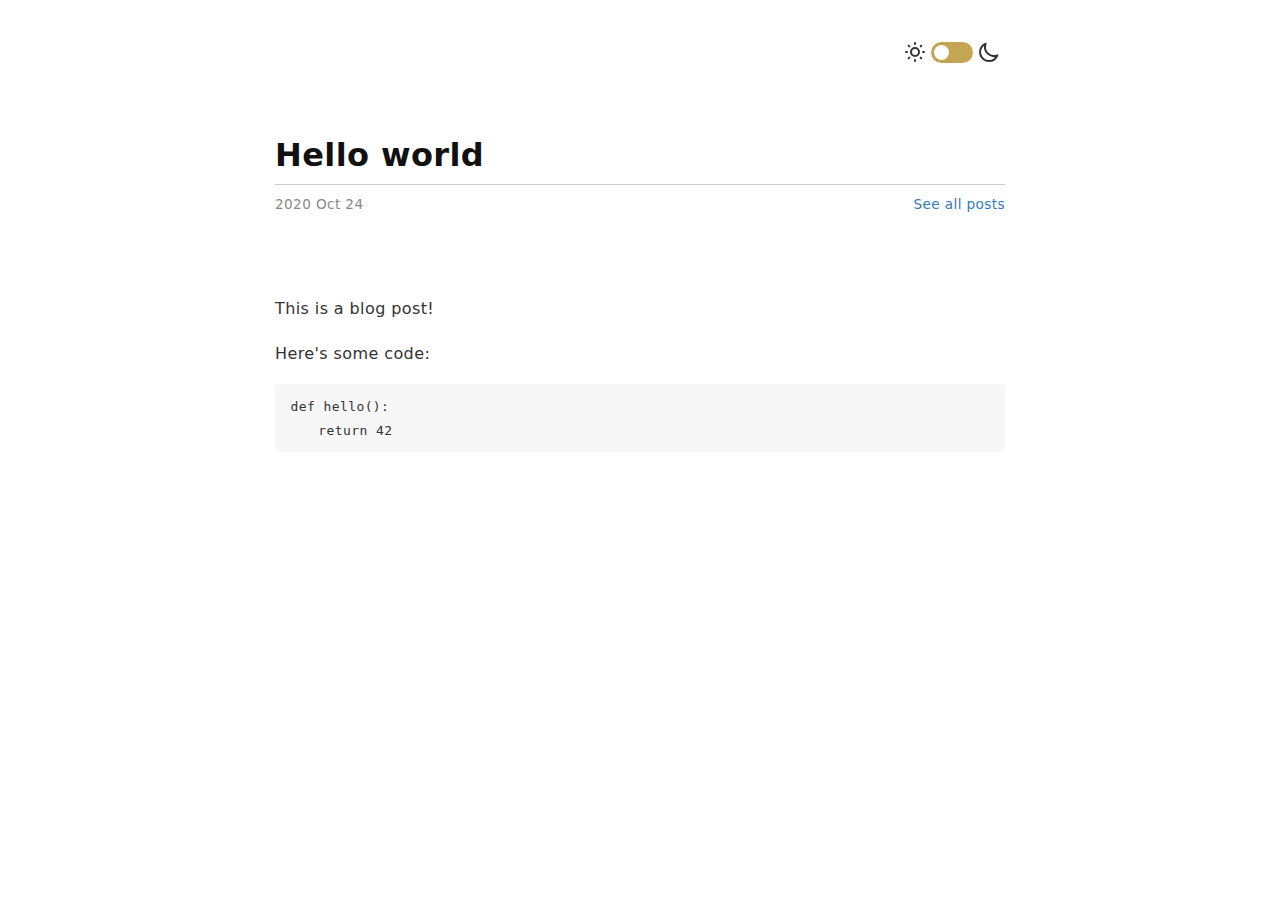
<file: docs/posts/2020/10/24/hello.html>
<!DOCTYPE html>
<html>
<meta charset="UTF-8">
<style>
@media (prefers-color-scheme: dark) {
    body {
        background-color: #1c1c1c;
        color: white;
    }
    .markdown-body table tr {
        background-color: #1c1c1c;
    }
    .markdown-body table tr:nth-child(2n) {
        background-color: black;
    }
}
</style>



<link rel="alternate" type="application/rss+xml" href="../../../../feed.xml" title="Hello world">



<link rel="stylesheet" type="text/css" href="../../../../css/main.css">

<script type="text/x-mathjax-config">
<script>
MathJax = {
  tex: {
    inlineMath: [['$', '$'], ['\(', '\)']]
  },
  svg: {
    fontCache: 'global',
  }
};
</script>
<script type="text/javascript" id="MathJax-script" async
  src="../../../../scripts/tex-svg.js">
</script>

<style>
</style>

<div id="doc" class="container-fluid markdown-body comment-enabled" data-hard-breaks="true">

<div id="color-mode-switch">
  <svg xmlns="http://www.w3.org/2000/svg" class="h-6 w-6" fill="none" viewBox="0 0 24 24" stroke="currentColor" stroke-width="2">
    <path stroke-linecap="round" stroke-linejoin="round" d="M12 3v1m0 16v1m9-9h-1M4 12H3m15.364 6.364l-.707-.707M6.343 6.343l-.707-.707m12.728 0l-.707.707M6.343 17.657l-.707.707M16 12a4 4 0 11-8 0 4 4 0 018 0z" />
  </svg>
  <input type="checkbox" id="switch" />
  <label for="switch">Dark Mode Toggle</label>
  <svg xmlns="http://www.w3.org/2000/svg" class="h-6 w-6" fill="none" viewBox="0 0 24 24" stroke="currentColor" stroke-width="2">
    <path stroke-linecap="round" stroke-linejoin="round" d="M20.354 15.354A9 9 0 018.646 3.646 9.003 9.003 0 0012 21a9.003 9.003 0 008.354-5.646z" />
  </svg>
</div>

<script type="text/javascript">
  // Update root html class to set CSS colors
  const toggleDarkMode = () => {
    const root = document.querySelector('html');
    root.classList.toggle('dark');
  }

  // Update local storage value for colorScheme
  const toggleColorScheme = () => {
    const colorScheme = localStorage.getItem('colorScheme');
    if (colorScheme === 'light') localStorage.setItem('colorScheme', 'dark');
    else localStorage.setItem('colorScheme', 'light');
  }

  // Set toggle input handler
  const toggle = document.querySelector('#color-mode-switch input[type="checkbox"]');
  if (toggle) toggle.onclick = () => {
    toggleDarkMode();
    toggleColorScheme();
  }

  // Check for color scheme on init
  const checkColorScheme = () => {
    const colorScheme = localStorage.getItem('colorScheme');
    // Default to light for first view
    if (colorScheme === null || colorScheme === undefined) localStorage.setItem('colorScheme', 'light');
    // If previously saved to dark, toggle switch and update colors
    if (colorScheme === 'dark') {
      toggle.checked = true;
      toggleDarkMode();
    }
  }
  checkColorScheme();
</script>

<meta name="twitter:card" content="summary" />
<meta name="twitter:title" content="Hello world" />
<meta name="twitter:image" content="http://vitalik.ca/images/icon.png" />


<br>
<h1 style="margin-bottom:7px"> Hello world </h1>
<small style="float:left; color: #888"> 2020 Oct 24 </small>
<small style="float:right; color: #888"><a href="../../../../index.html">See all posts</a></small>
<br> <br> <br>
<title> Hello world </title>

<p>This is a blog post!</p>
<p>Here's some code:</p>
<div class="sourceCode" id="cb1"><pre
class="sourceCode python"><code class="sourceCode python"><span id="cb1-1"><a href="#cb1-1" aria-hidden="true" tabindex="-1"></a><span class="kw">def</span> hello():</span>
<span id="cb1-2"><a href="#cb1-2" aria-hidden="true" tabindex="-1"></a>    <span class="cf">return</span> <span class="dv">42</span></span></code></pre></div>
 </div>
</file>
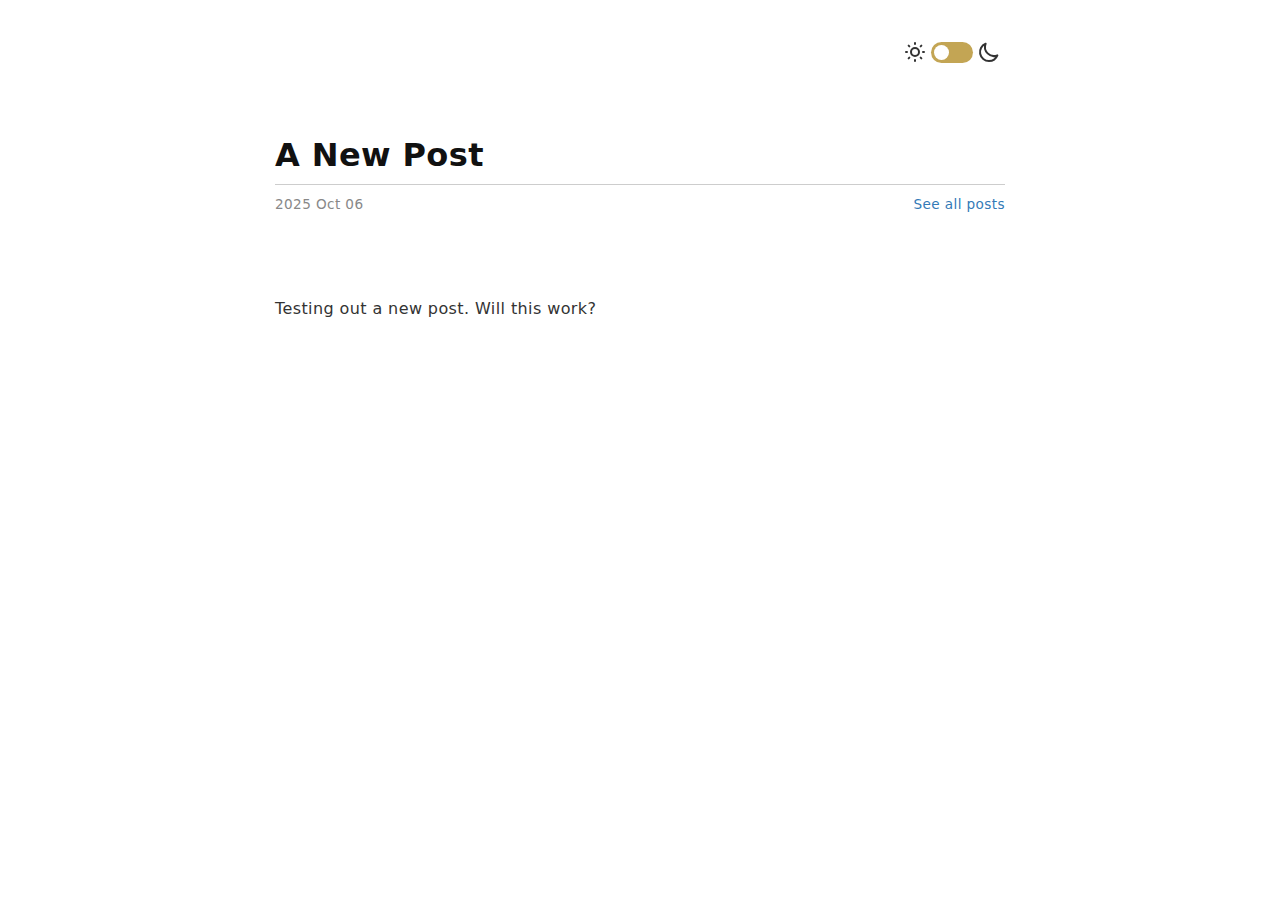
<file: docs/posts/2025/10/06/a-new-one.html>
<!DOCTYPE html>
<html>
<meta charset="UTF-8">
<style>
@media (prefers-color-scheme: dark) {
    body {
        background-color: #1c1c1c;
        color: white;
    }
    .markdown-body table tr {
        background-color: #1c1c1c;
    }
    .markdown-body table tr:nth-child(2n) {
        background-color: black;
    }
}
</style>



<link rel="alternate" type="application/rss+xml" href="../../../../feed.xml" title="A New Post">



<link rel="stylesheet" type="text/css" href="../../../../css/main.css">

<script type="text/x-mathjax-config">
<script>
MathJax = {
  tex: {
    inlineMath: [['$', '$'], ['\(', '\)']]
  },
  svg: {
    fontCache: 'global',
  }
};
</script>
<script type="text/javascript" id="MathJax-script" async
  src="../../../../scripts/tex-svg.js">
</script>

<style>
</style>

<div id="doc" class="container-fluid markdown-body comment-enabled" data-hard-breaks="true">

<div id="color-mode-switch">
  <svg xmlns="http://www.w3.org/2000/svg" class="h-6 w-6" fill="none" viewBox="0 0 24 24" stroke="currentColor" stroke-width="2">
    <path stroke-linecap="round" stroke-linejoin="round" d="M12 3v1m0 16v1m9-9h-1M4 12H3m15.364 6.364l-.707-.707M6.343 6.343l-.707-.707m12.728 0l-.707.707M6.343 17.657l-.707.707M16 12a4 4 0 11-8 0 4 4 0 018 0z" />
  </svg>
  <input type="checkbox" id="switch" />
  <label for="switch">Dark Mode Toggle</label>
  <svg xmlns="http://www.w3.org/2000/svg" class="h-6 w-6" fill="none" viewBox="0 0 24 24" stroke="currentColor" stroke-width="2">
    <path stroke-linecap="round" stroke-linejoin="round" d="M20.354 15.354A9 9 0 018.646 3.646 9.003 9.003 0 0012 21a9.003 9.003 0 008.354-5.646z" />
  </svg>
</div>

<script type="text/javascript">
  // Update root html class to set CSS colors
  const toggleDarkMode = () => {
    const root = document.querySelector('html');
    root.classList.toggle('dark');
  }

  // Update local storage value for colorScheme
  const toggleColorScheme = () => {
    const colorScheme = localStorage.getItem('colorScheme');
    if (colorScheme === 'light') localStorage.setItem('colorScheme', 'dark');
    else localStorage.setItem('colorScheme', 'light');
  }

  // Set toggle input handler
  const toggle = document.querySelector('#color-mode-switch input[type="checkbox"]');
  if (toggle) toggle.onclick = () => {
    toggleDarkMode();
    toggleColorScheme();
  }

  // Check for color scheme on init
  const checkColorScheme = () => {
    const colorScheme = localStorage.getItem('colorScheme');
    // Default to light for first view
    if (colorScheme === null || colorScheme === undefined) localStorage.setItem('colorScheme', 'light');
    // If previously saved to dark, toggle switch and update colors
    if (colorScheme === 'dark') {
      toggle.checked = true;
      toggleDarkMode();
    }
  }
  checkColorScheme();
</script>

<meta name="twitter:card" content="summary" />
<meta name="twitter:title" content="A New Post" />
<meta name="twitter:image" content="http://vitalik.ca/images/icon.png" />


<br>
<h1 style="margin-bottom:7px"> A New Post </h1>
<small style="float:left; color: #888"> 2025 Oct 06 </small>
<small style="float:right; color: #888"><a href="../../../../index.html">See all posts</a></small>
<br> <br> <br>
<title> A New Post </title>

<p>Testing out a new post. Will this work?</p>
 </div>
</file>
<file: css/main.css>
/* Minimal CSS extracted for 2.html
   – Responsive (desktop & mobile)
   – Supports manual toggle (.dark) + prefers‑color‑scheme
   – Only includes selectors referenced in the document */

/* ---------- Design tokens ---------- */
:root{
  --color-bg:#fff;
  --color-text:#333;
  --color-anchor:#337ab7;
  --color-heading:#111;
  --color-divider:#cdcdcd; /* rgb(205 205 205) */
  --color-code-bg:#f7f7f7;
  --color-code-text:#333;
  --color-table-border:#c2c2c2;
  --color-table-row-even:#f0f0f0;
  --color-table-row-odd:#fff;
  --color-toggle-accent: #c3a554;
}

/* Dark mode toggled with <html class="dark"> */
html.dark{
  --color-bg:#1c1c1c;
  --color-text:#e5e5e5;
  --color-anchor:#c3a554;
  --color-heading:#fff;
  --color-divider:#444;
  --color-code-bg:#2d2d2d;
  --color-code-text:#f7f7f7;
  --color-table-border:#444;
  --color-table-row-even:#262626;
  --color-table-row-odd:#1c1c1c;
}

/* Fallback for users that prefer a dark scheme */
@media (prefers-color-scheme: dark){
  :root:not(.dark){
    --color-bg:#1c1c1c;
    --color-text:#e5e5e5;
    --color-anchor:#c3a554;
    --color-heading:#fff;
    --color-divider:#444;
    --color-code-bg:#2d2d2d;
    --color-code-text:#f7f7f7;
    --color-table-border:#444;
    --color-table-row-even:#262626;
    --color-table-row-odd:#1c1c1c;
  }
}

/* ---------- Global element styles ---------- */
*{box-sizing:border-box;}
body{
  margin:0;
  font-family:Inter,system-ui,sans-serif;
  line-height:1.8;
  background:var(--color-bg);
  color:var(--color-text);
}

/* Links */
a{color:var(--color-anchor);text-decoration:none;}
a:hover,a:focus{text-decoration:underline;}

/* Headings */
h1,h2,h3,h4,h5,h6{color:var(--color-heading);line-height:1.25;margin-top:1.2em;margin-bottom:.6em;}
h1{font-size:2rem;}
h2{font-size:1.6rem;}
h3{font-size:1.3rem;}

/* Images & SVG */
img,svg{max-width:100%;height:auto;}

/* Layout container */
.container-fluid{padding:40px 15px;margin:auto;max-width:1200px;}

/* Constrain main markdown content */
.markdown-body{max-width:760px;margin:auto;padding:40px 15px 40px 15px;position:relative;letter-spacing: .025em}
.

/* Markdown body basics */
.markdown-body table{width:100%;border-collapse:collapse;margin:1em 0;}
.markdown-body th,.markdown-body td{border:1px solid var(--color-table-border);padding:.6em .8em;}
.markdown-body table tr:nth-child(2n){background:var(--color-table-row-even);}
.markdown-body blockquote{margin:0 0 1em;padding:0 1em;border-left:4px solid var(--color-divider);color:var(--color-text);opacity:.8;}
.markdown-body code{background:var(--color-code-bg);color:var(--color-code-text);padding:.2em .4em;border-radius:4px;}
.markdown-body pre{background:var(--color-code-bg);color:var(--color-code-text);padding:.8em;overflow:auto;border-radius:4px;}

/* Headline underline (simple border) */
.markdown-body h1{font-weight:600;margin-top:0;padding-bottom:.3em;margin-top:42px;margin-bottom:.5rem;border-bottom:1px solid rgb(205 205 205);} /* border-bottom-color set to 205 205 205 */

.markdown-body hr {
    height: .25em;
    padding: 0;
    margin: 24px 0;
    background-color: #cdcdcd;
    border: 0;
}

/* Date & meta info */
.markdown-body small{font-size:.85rem;color:var(--color-text);display:block;}

/* Utility – visually hidden */
.sr-only{position:absolute;width:1px;height:1px;padding:0;margin:-1px;overflow:hidden;clip:rect(0,0,0,0);border:0;}

/* Size utilities used by inline SVG icons (Tailwind‑style) */
.h-6{height:1.5rem;}
.w-6{width:1.5rem;}

/* Color‑mode switch layout */
#color-mode-switch{display:flex;align-items:center;}
#color-mode-switch label{cursor:pointer;font-size:.875rem;user-select:none;}

/* Responsive typography */
@media only screen and (orientation: portrait) {
  .markdown-body{max-width:1000px; padding: 40px;}
  h1{font-size:4rem;}
  h2{font-size:3.5rem;}
  h3{font-size:3rem;}
  .markdown-body p,li,div,span,code,table {font-size: 1.8rem;}
  .markdown-body small {font-size: 1.4rem;}
}

/* Simple clearfix for floats */
.clearfix::after,
.container-fluid::after{content:"";display:block;clear:both;}

/*
  Color Scheme Toggle Switch
  - Styled checkbox with slight animation when toggling
*/
#color-mode-switch {
  display: flex;
  align-items: center;
  justify-content: flex-end;
}

#color-mode-switch > span {
  font-size: 30px;
  display: inline-block;
  margin-right: 8px;
}

#color-mode-switch svg {
  width: 24px;
  height: 24px;
  margin: 0 4px;
}

#color-mode-switch input[type=checkbox] {
  height: 0;
  width: 0;
  margin: 0;
  visibility: hidden;
}

#color-mode-switch label {
  cursor: pointer;
  text-indent: -9999px;
  width: 42px;
  height: 21px;
  border-radius: 30px;
  background: var(--color-toggle-accent);
  display: block;
  position: relative;
  margin: 0;
}

#color-mode-switch label:after {
  content: '';
  position: absolute;
  top: 3px;
  left: 3px;
  width: 15px;
  height: 15px;
  background: #fff;
  border-radius: 90px;
  transition: 0.3s;
}

#color-mode-switch input:checked + label:after {
  left: calc(100% - 3px);
  transform: translateX(-100%);
}

#color-mode-switch label:active:after {
  width: 30px;
}

.post-list {
  margin-left: 0;
  padding-left: 0;
  list-style: none; }
  .post-list > li {
    margin-bottom: 30px;
    }

@media only screen and (orientation: landscape) {
    .post-link {
      display: block;
      font-size: 24px; }

    .post-meta {
      font-size: 14px;
      color: #515151; }

    .toc-category {
      display: inline-block;
      width: 100px;
      padding-top: 8px;
      padding-bottom: 8px;
      padding-right: 4px;
      padding-left: 4px; }
}

@media only screen and (orientation: portrait) {
    .post-link {
      display: block; }
    .post-meta {
      font-size: 24px;
      color: #515151; }
    .post-list > li {
      margin-bottom: 60px;
     }

    .toc-category {
      display: inline-block;
      width: 200px;
      padding-top: 20px;
      padding-bottom: 20px;
      padding-right: 12px;
      padding-left: 12px; }
}
</file>
<file: docs/css/main.css>
/* Minimal CSS extracted for 2.html
   – Responsive (desktop & mobile)
   – Supports manual toggle (.dark) + prefers‑color‑scheme
   – Only includes selectors referenced in the document */

/* ---------- Design tokens ---------- */
:root{
  --color-bg:#fff;
  --color-text:#333;
  --color-anchor:#337ab7;
  --color-heading:#111;
  --color-divider:#cdcdcd; /* rgb(205 205 205) */
  --color-code-bg:#f7f7f7;
  --color-code-text:#333;
  --color-table-border:#c2c2c2;
  --color-table-row-even:#f0f0f0;
  --color-table-row-odd:#fff;
  --color-toggle-accent: #c3a554;
}

/* Dark mode toggled with <html class="dark"> */
html.dark{
  --color-bg:#1c1c1c;
  --color-text:#e5e5e5;
  --color-anchor:#c3a554;
  --color-heading:#fff;
  --color-divider:#444;
  --color-code-bg:#2d2d2d;
  --color-code-text:#f7f7f7;
  --color-table-border:#444;
  --color-table-row-even:#262626;
  --color-table-row-odd:#1c1c1c;
}

/* Fallback for users that prefer a dark scheme */
@media (prefers-color-scheme: dark){
  :root:not(.dark){
    --color-bg:#1c1c1c;
    --color-text:#e5e5e5;
    --color-anchor:#c3a554;
    --color-heading:#fff;
    --color-divider:#444;
    --color-code-bg:#2d2d2d;
    --color-code-text:#f7f7f7;
    --color-table-border:#444;
    --color-table-row-even:#262626;
    --color-table-row-odd:#1c1c1c;
  }
}

/* ---------- Global element styles ---------- */
*{box-sizing:border-box;}
body{
  margin:0;
  font-family:Inter,system-ui,sans-serif;
  line-height:1.8;
  background:var(--color-bg);
  color:var(--color-text);
}

/* Links */
a{color:var(--color-anchor);text-decoration:none;}
a:hover,a:focus{text-decoration:underline;}

/* Headings */
h1,h2,h3,h4,h5,h6{color:var(--color-heading);line-height:1.25;margin-top:1.2em;margin-bottom:.6em;}
h1{font-size:2rem;}
h2{font-size:1.6rem;}
h3{font-size:1.3rem;}

/* Images & SVG */
img,svg{max-width:100%;height:auto;}

/* Layout container */
.container-fluid{padding:40px 15px;margin:auto;max-width:1200px;}

/* Constrain main markdown content */
.markdown-body{max-width:760px;margin:auto;padding:40px 15px 40px 15px;position:relative;letter-spacing: .025em}
.

/* Markdown body basics */
.markdown-body table{width:100%;border-collapse:collapse;margin:1em 0;}
.markdown-body th,.markdown-body td{border:1px solid var(--color-table-border);padding:.6em .8em;}
.markdown-body table tr:nth-child(2n){background:var(--color-table-row-even);}
.markdown-body blockquote{margin:0 0 1em;padding:0 1em;border-left:4px solid var(--color-divider);color:var(--color-text);opacity:.8;}
.markdown-body code{background:var(--color-code-bg);color:var(--color-code-text);padding:.2em .4em;border-radius:4px;}
.markdown-body pre{background:var(--color-code-bg);color:var(--color-code-text);padding:.8em;overflow:auto;border-radius:4px;}

/* Headline underline (simple border) */
.markdown-body h1{font-weight:600;margin-top:0;padding-bottom:.3em;margin-top:42px;margin-bottom:.5rem;border-bottom:1px solid rgb(205 205 205);} /* border-bottom-color set to 205 205 205 */

.markdown-body hr {
    height: .25em;
    padding: 0;
    margin: 24px 0;
    background-color: #cdcdcd;
    border: 0;
}

/* Date & meta info */
.markdown-body small{font-size:.85rem;color:var(--color-text);display:block;}

/* Utility – visually hidden */
.sr-only{position:absolute;width:1px;height:1px;padding:0;margin:-1px;overflow:hidden;clip:rect(0,0,0,0);border:0;}

/* Size utilities used by inline SVG icons (Tailwind‑style) */
.h-6{height:1.5rem;}
.w-6{width:1.5rem;}

/* Color‑mode switch layout */
#color-mode-switch{display:flex;align-items:center;}
#color-mode-switch label{cursor:pointer;font-size:.875rem;user-select:none;}

/* Responsive typography */
@media only screen and (orientation: portrait) {
  .markdown-body{max-width:1000px; padding: 40px;}
  h1{font-size:4rem;}
  h2{font-size:3.5rem;}
  h3{font-size:3rem;}
  .markdown-body p,li,div,span,code,table {font-size: 1.8rem;}
  .markdown-body small {font-size: 1.4rem;}
}

/* Simple clearfix for floats */
.clearfix::after,
.container-fluid::after{content:"";display:block;clear:both;}

/*
  Color Scheme Toggle Switch
  - Styled checkbox with slight animation when toggling
*/
#color-mode-switch {
  display: flex;
  align-items: center;
  justify-content: flex-end;
}

#color-mode-switch > span {
  font-size: 30px;
  display: inline-block;
  margin-right: 8px;
}

#color-mode-switch svg {
  width: 24px;
  height: 24px;
  margin: 0 4px;
}

#color-mode-switch input[type=checkbox] {
  height: 0;
  width: 0;
  margin: 0;
  visibility: hidden;
}

#color-mode-switch label {
  cursor: pointer;
  text-indent: -9999px;
  width: 42px;
  height: 21px;
  border-radius: 30px;
  background: var(--color-toggle-accent);
  display: block;
  position: relative;
  margin: 0;
}

#color-mode-switch label:after {
  content: '';
  position: absolute;
  top: 3px;
  left: 3px;
  width: 15px;
  height: 15px;
  background: #fff;
  border-radius: 90px;
  transition: 0.3s;
}

#color-mode-switch input:checked + label:after {
  left: calc(100% - 3px);
  transform: translateX(-100%);
}

#color-mode-switch label:active:after {
  width: 30px;
}

.post-list {
  margin-left: 0;
  padding-left: 0;
  list-style: none; }
  .post-list > li {
    margin-bottom: 30px;
    }

@media only screen and (orientation: landscape) {
    .post-link {
      display: block;
      font-size: 24px; }

    .post-meta {
      font-size: 14px;
      color: #515151; }

    .toc-category {
      display: inline-block;
      width: 100px;
      padding-top: 8px;
      padding-bottom: 8px;
      padding-right: 4px;
      padding-left: 4px; }
}

@media only screen and (orientation: portrait) {
    .post-link {
      display: block; }
    .post-meta {
      font-size: 24px;
      color: #515151; }
    .post-list > li {
      margin-bottom: 60px;
     }

    .toc-category {
      display: inline-block;
      width: 200px;
      padding-top: 20px;
      padding-bottom: 20px;
      padding-right: 12px;
      padding-left: 12px; }
}
</file>
